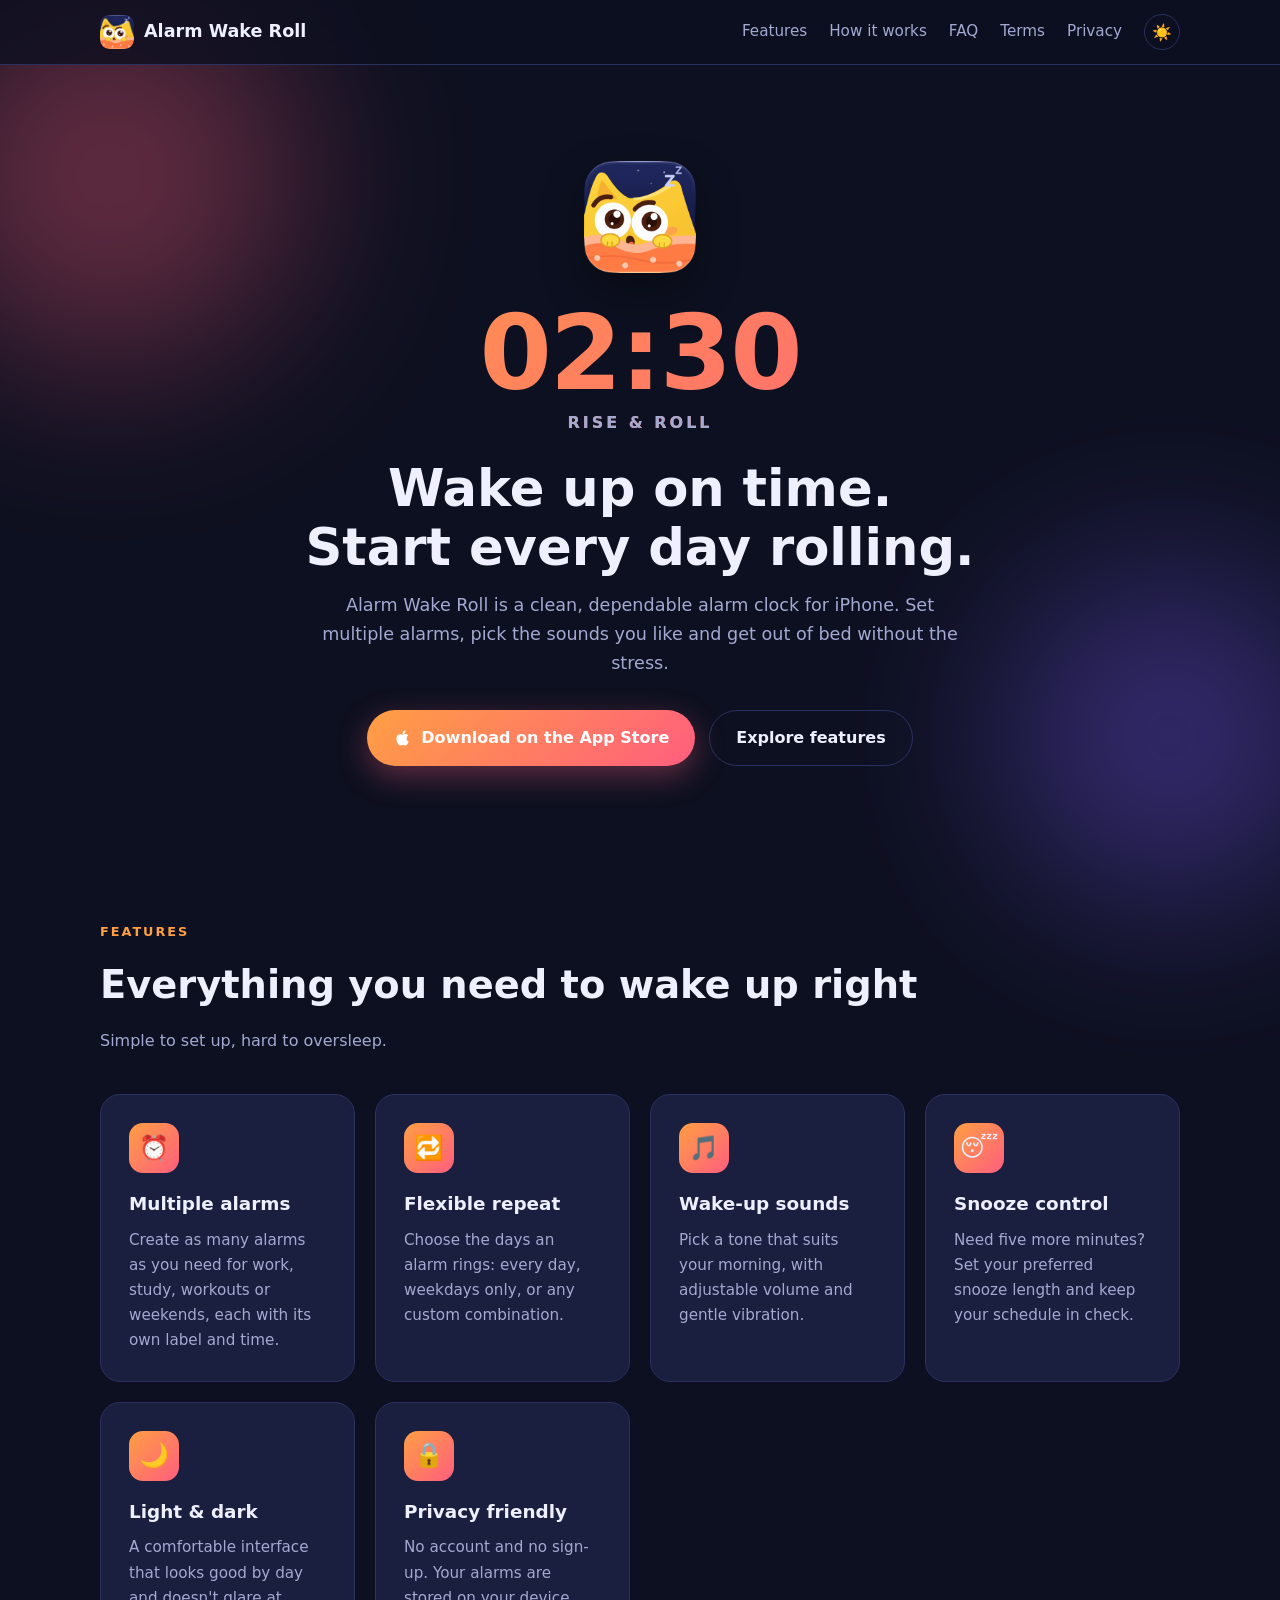
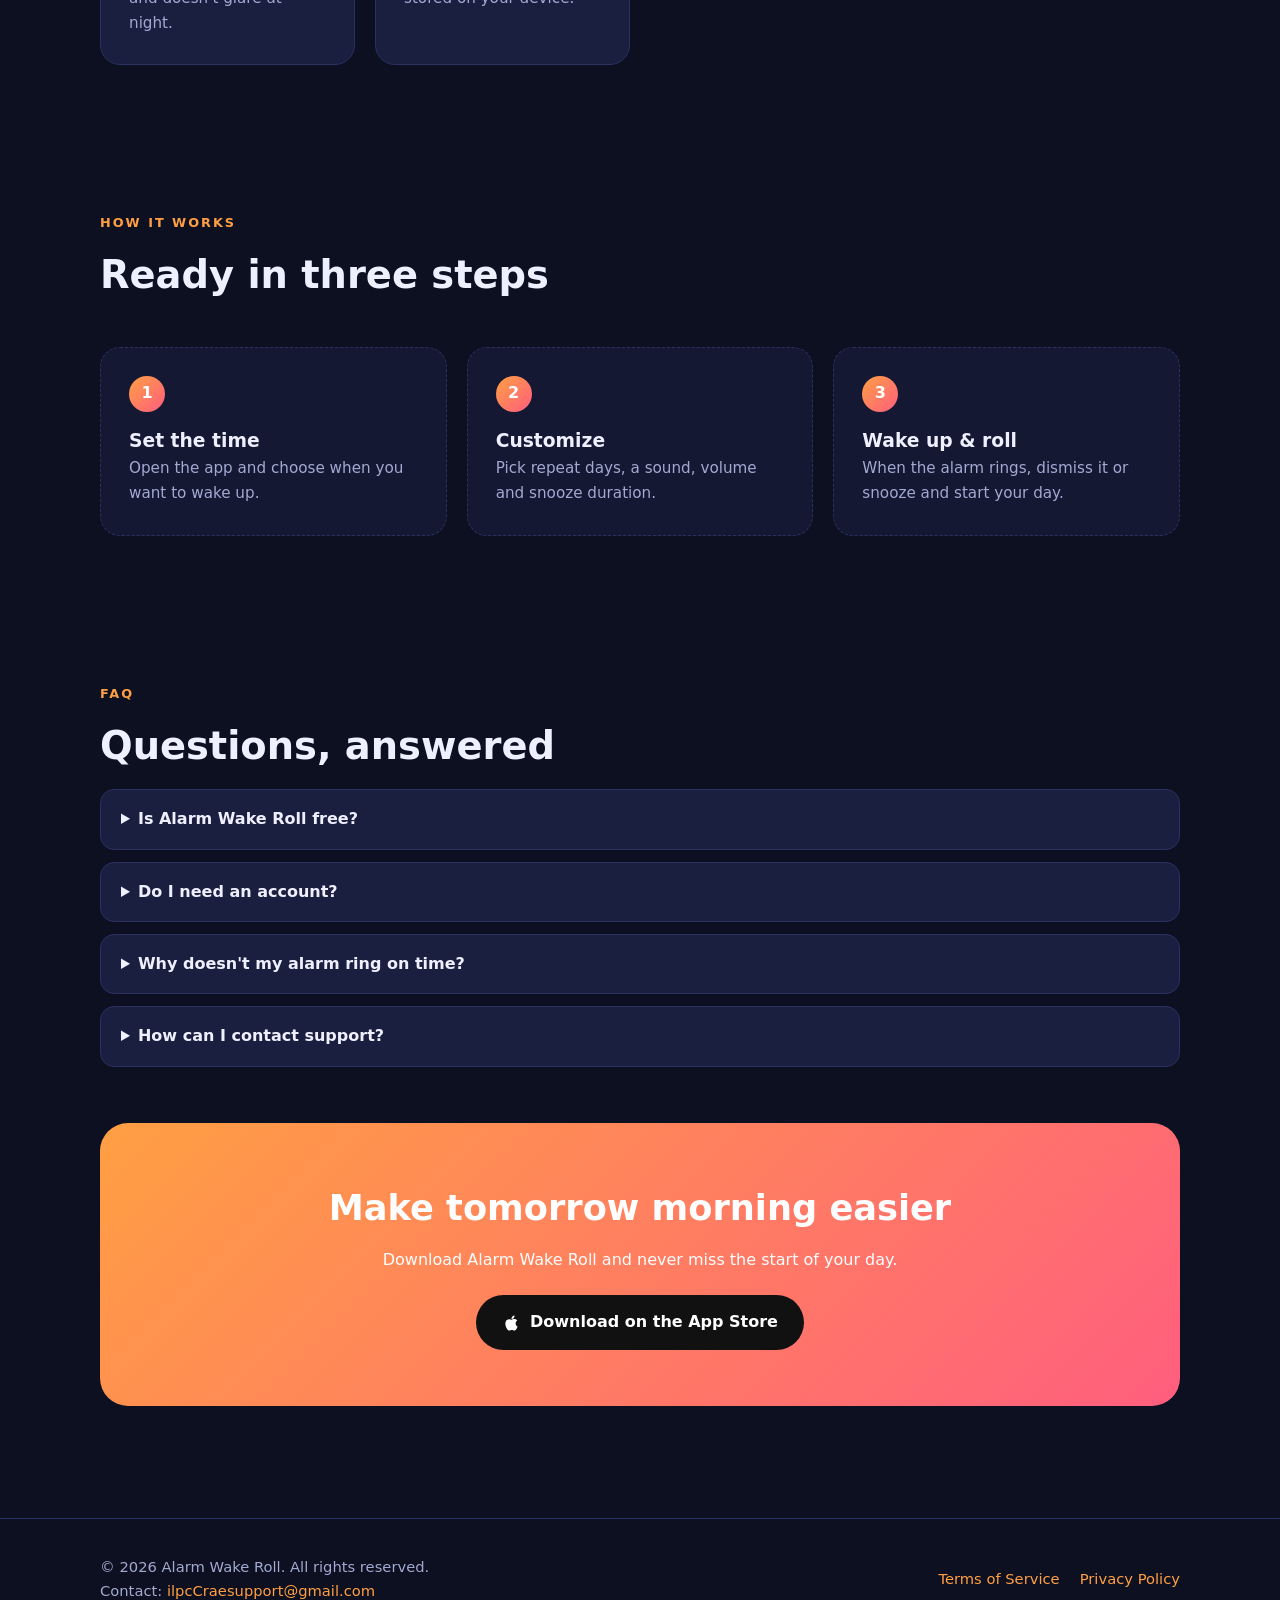
<file: index.html>
<!DOCTYPE html>
<html lang="en" data-theme="dark">
<head>
<meta charset="UTF-8">
<meta name="viewport" content="width=device-width,initial-scale=1">
<title>Alarm Wake Roll – Smart Alarm Clock</title>
<meta name="description" content="Alarm Wake Roll is a simple, reliable alarm clock app that helps you wake up on time with custom alarms, snooze controls and soothing sounds.">
<link rel="stylesheet" href="assets/style.css">
<link rel="icon" type="image/png" href="assets/icon.png">
<link rel="apple-touch-icon" href="assets/icon.png">
</head>
<body>
<header class="top">
  <div class="wrap">
    <a class="brand" href="index.html"><img src="assets/icon.png" alt="">Alarm Wake Roll</a>
    <nav>
      <a class="hide-m" href="#features">Features</a>
      <a class="hide-m" href="#how">How it works</a>
      <a class="hide-m" href="#faq">FAQ</a>
      <a href="terms.html">Terms</a>
      <a href="privacy.html">Privacy</a>
      <button id="theme" aria-label="Toggle theme">☀️</button>
    </nav>
  </div>
</header>

<main>
<div class="hero">
  <div class="wrap">
    <img class="hero-icon" src="assets/icon.png" alt="Alarm Wake Roll app icon">
    <div class="clock" id="clock">00:00<small>Rise &amp; roll</small></div>
    <h1>Wake up on time. <br>Start every day rolling.</h1>
    <p class="lead">Alarm Wake Roll is a clean, dependable alarm clock for iPhone. Set multiple alarms, pick the sounds you like and get out of bed without the stress.</p>
    <div class="btns">
      <a class="btn primary" href="https://apps.apple.com/app/id6839021778" target="_blank" rel="noopener"><svg viewBox="0 0 24 24" aria-hidden="true"><path d="M16.37 12.6c-.02-2.3 1.88-3.4 1.96-3.46-1.07-1.56-2.73-1.78-3.32-1.8-1.41-.14-2.76.83-3.47.83-.72 0-1.82-.81-3-.79-1.54.02-2.96.9-3.75 2.27-1.6 2.78-.41 6.89 1.15 9.14.76 1.1 1.67 2.34 2.86 2.3 1.15-.05 1.58-.74 2.97-.74 1.38 0 1.77.74 2.98.72 1.23-.02 2.01-1.12 2.76-2.23.87-1.28 1.23-2.52 1.25-2.58-.03-.01-2.4-.92-2.42-3.66zM14.1 5.86c.63-.77 1.06-1.83.94-2.89-.91.04-2.02.61-2.67 1.37-.58.68-1.1 1.77-.96 2.81 1.02.08 2.06-.52 2.69-1.29z"/></svg>Download on the App Store</a>
      <a class="btn" href="#features">Explore features</a>
    </div>
  </div>
</div>

<section id="features">
  <div class="wrap">
    <span class="eyebrow">Features</span>
    <h2 class="title">Everything you need to wake up right</h2>
    <p class="sub">Simple to set up, hard to oversleep.</p>
    <div class="grid">
      <div class="card reveal"><div class="ic">⏰</div><h3>Multiple alarms</h3><p>Create as many alarms as you need for work, study, workouts or weekends, each with its own label and time.</p></div>
      <div class="card reveal"><div class="ic">🔁</div><h3>Flexible repeat</h3><p>Choose the days an alarm rings: every day, weekdays only, or any custom combination.</p></div>
      <div class="card reveal"><div class="ic">🎵</div><h3>Wake-up sounds</h3><p>Pick a tone that suits your morning, with adjustable volume and gentle vibration.</p></div>
      <div class="card reveal"><div class="ic">😴</div><h3>Snooze control</h3><p>Need five more minutes? Set your preferred snooze length and keep your schedule in check.</p></div>
      <div class="card reveal"><div class="ic">🌙</div><h3>Light &amp; dark</h3><p>A comfortable interface that looks good by day and doesn't glare at night.</p></div>
      <div class="card reveal"><div class="ic">🔒</div><h3>Privacy friendly</h3><p>No account and no sign-up. Your alarms are stored on your device.</p></div>
    </div>
  </div>
</section>

<section id="how">
  <div class="wrap">
    <span class="eyebrow">How it works</span>
    <h2 class="title">Ready in three steps</h2>
    <div class="steps">
      <div class="step reveal"><h3>Set the time</h3><p>Open the app and choose when you want to wake up.</p></div>
      <div class="step reveal"><h3>Customize</h3><p>Pick repeat days, a sound, volume and snooze duration.</p></div>
      <div class="step reveal"><h3>Wake up &amp; roll</h3><p>When the alarm rings, dismiss it or snooze and start your day.</p></div>
    </div>
  </div>
</section>

<section id="faq">
  <div class="wrap">
    <span class="eyebrow">FAQ</span>
    <h2 class="title">Questions, answered</h2>
    <details><summary>Is Alarm Wake Roll free?</summary><p>The app can be downloaded for free from the App Store and may show ads. Optional paid features, if offered, are billed through your Apple ID.</p></details>
    <details><summary>Do I need an account?</summary><p>No. There's no registration and we don't ask for your name, phone number or email.</p></details>
    <details><summary>Why doesn't my alarm ring on time?</summary><p>Make sure notifications and sounds are allowed for Alarm Wake Roll in iPhone Settings, check that your volume is up and Focus / Do Not Disturb isn't silencing it, and avoid force-closing the app from the app switcher.</p></details>
    <details><summary>How can I contact support?</summary><p>Email us at <a href="mailto:ilpcCraesupport@gmail.com">ilpcCraesupport@gmail.com</a>.</p></details>

    <div class="cta reveal" style="margin-top:56px">
      <h2>Make tomorrow morning easier</h2>
      <p>Download Alarm Wake Roll and never miss the start of your day.</p>
      <a class="btn" href="https://apps.apple.com/app/id6839021778" target="_blank" rel="noopener"><svg viewBox="0 0 24 24" aria-hidden="true"><path d="M16.37 12.6c-.02-2.3 1.88-3.4 1.96-3.46-1.07-1.56-2.73-1.78-3.32-1.8-1.41-.14-2.76.83-3.47.83-.72 0-1.82-.81-3-.79-1.54.02-2.96.9-3.75 2.27-1.6 2.78-.41 6.89 1.15 9.14.76 1.1 1.67 2.34 2.86 2.3 1.15-.05 1.58-.74 2.97-.74 1.38 0 1.77.74 2.98.72 1.23-.02 2.01-1.12 2.76-2.23.87-1.28 1.23-2.52 1.25-2.58-.03-.01-2.4-.92-2.42-3.66zM14.1 5.86c.63-.77 1.06-1.83.94-2.89-.91.04-2.02.61-2.67 1.37-.58.68-1.1 1.77-.96 2.81 1.02.08 2.06-.52 2.69-1.29z"/></svg>Download on the App Store</a>
    </div>
  </div>
</section>
</main>

<footer>
  <div class="wrap">
    <div>© <span id="year">2026</span> Alarm Wake Roll. All rights reserved.<br>Contact: <a href="mailto:ilpcCraesupport@gmail.com">ilpcCraesupport@gmail.com</a></div>
    <div class="links"><a href="terms.html">Terms of Service</a><a href="privacy.html">Privacy Policy</a></div>
  </div>
</footer>
<script src="assets/main.js"></script>
</body>
</html>
</file>
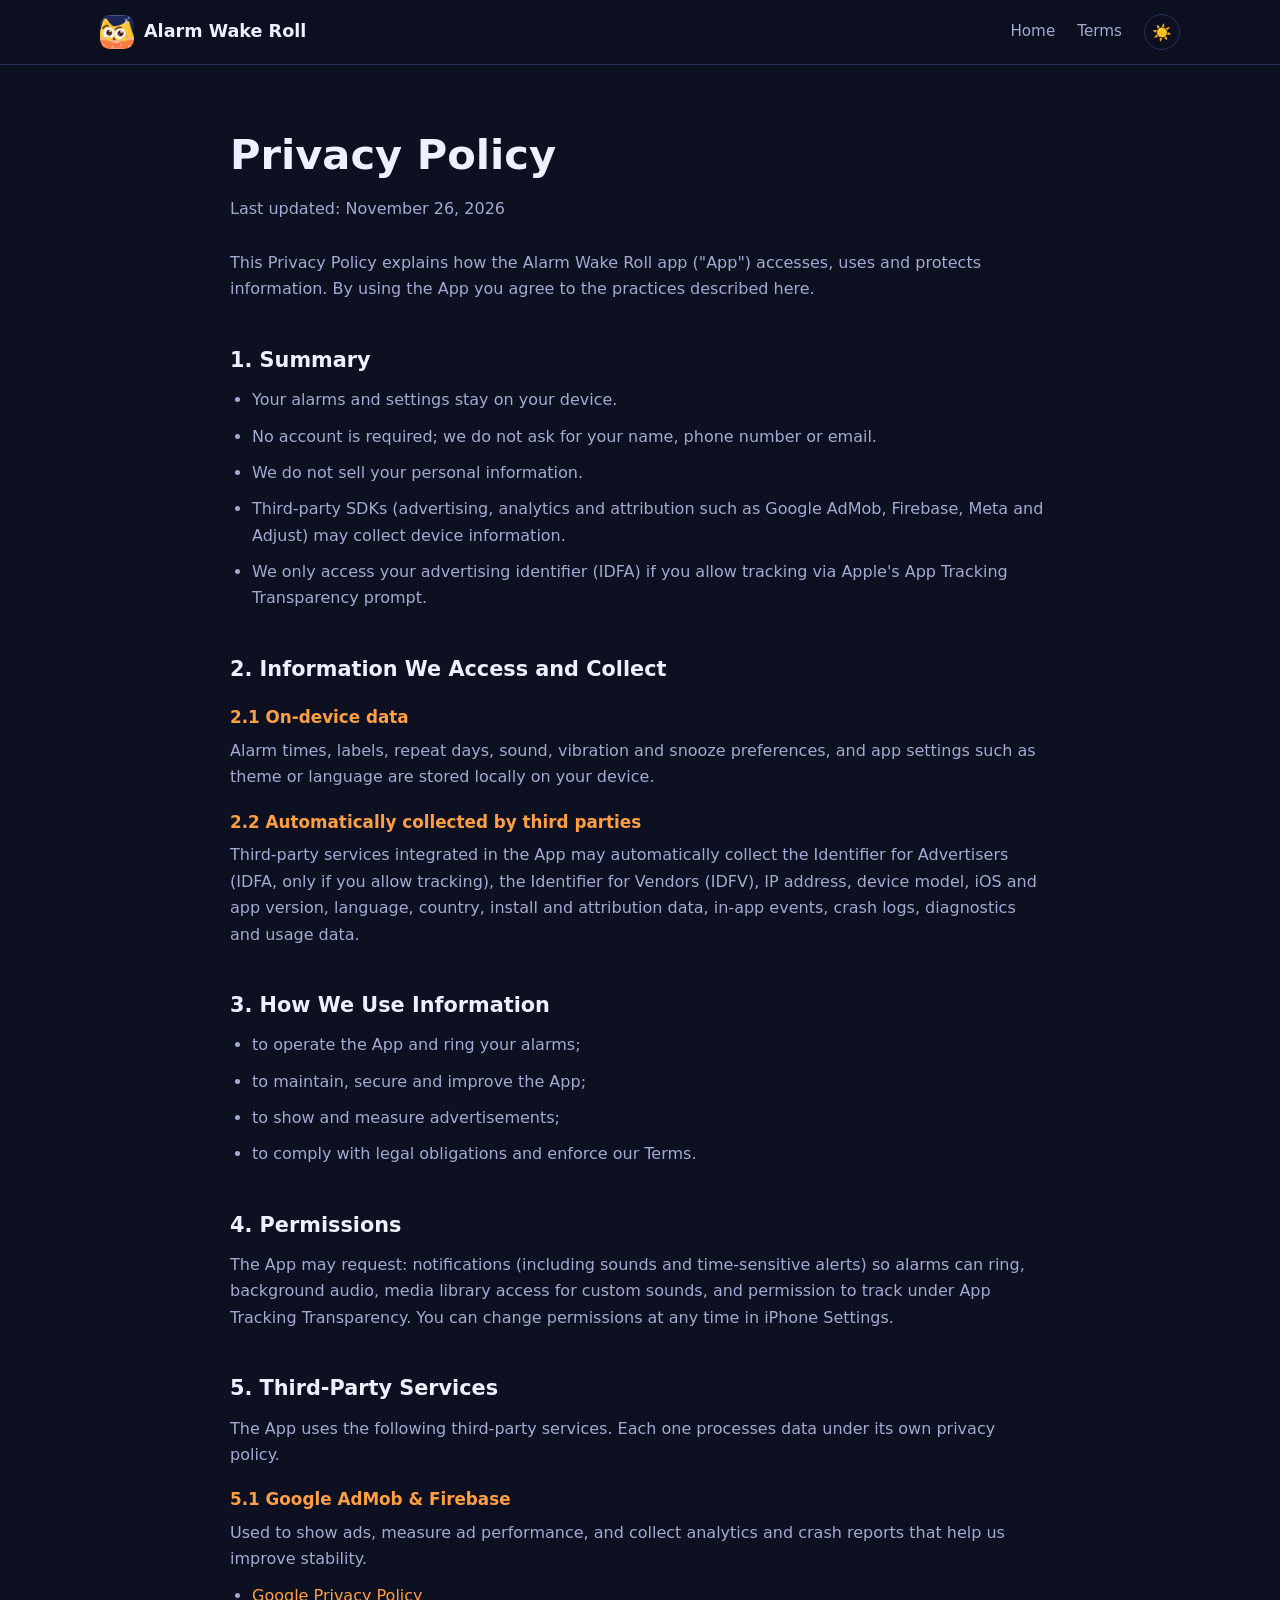
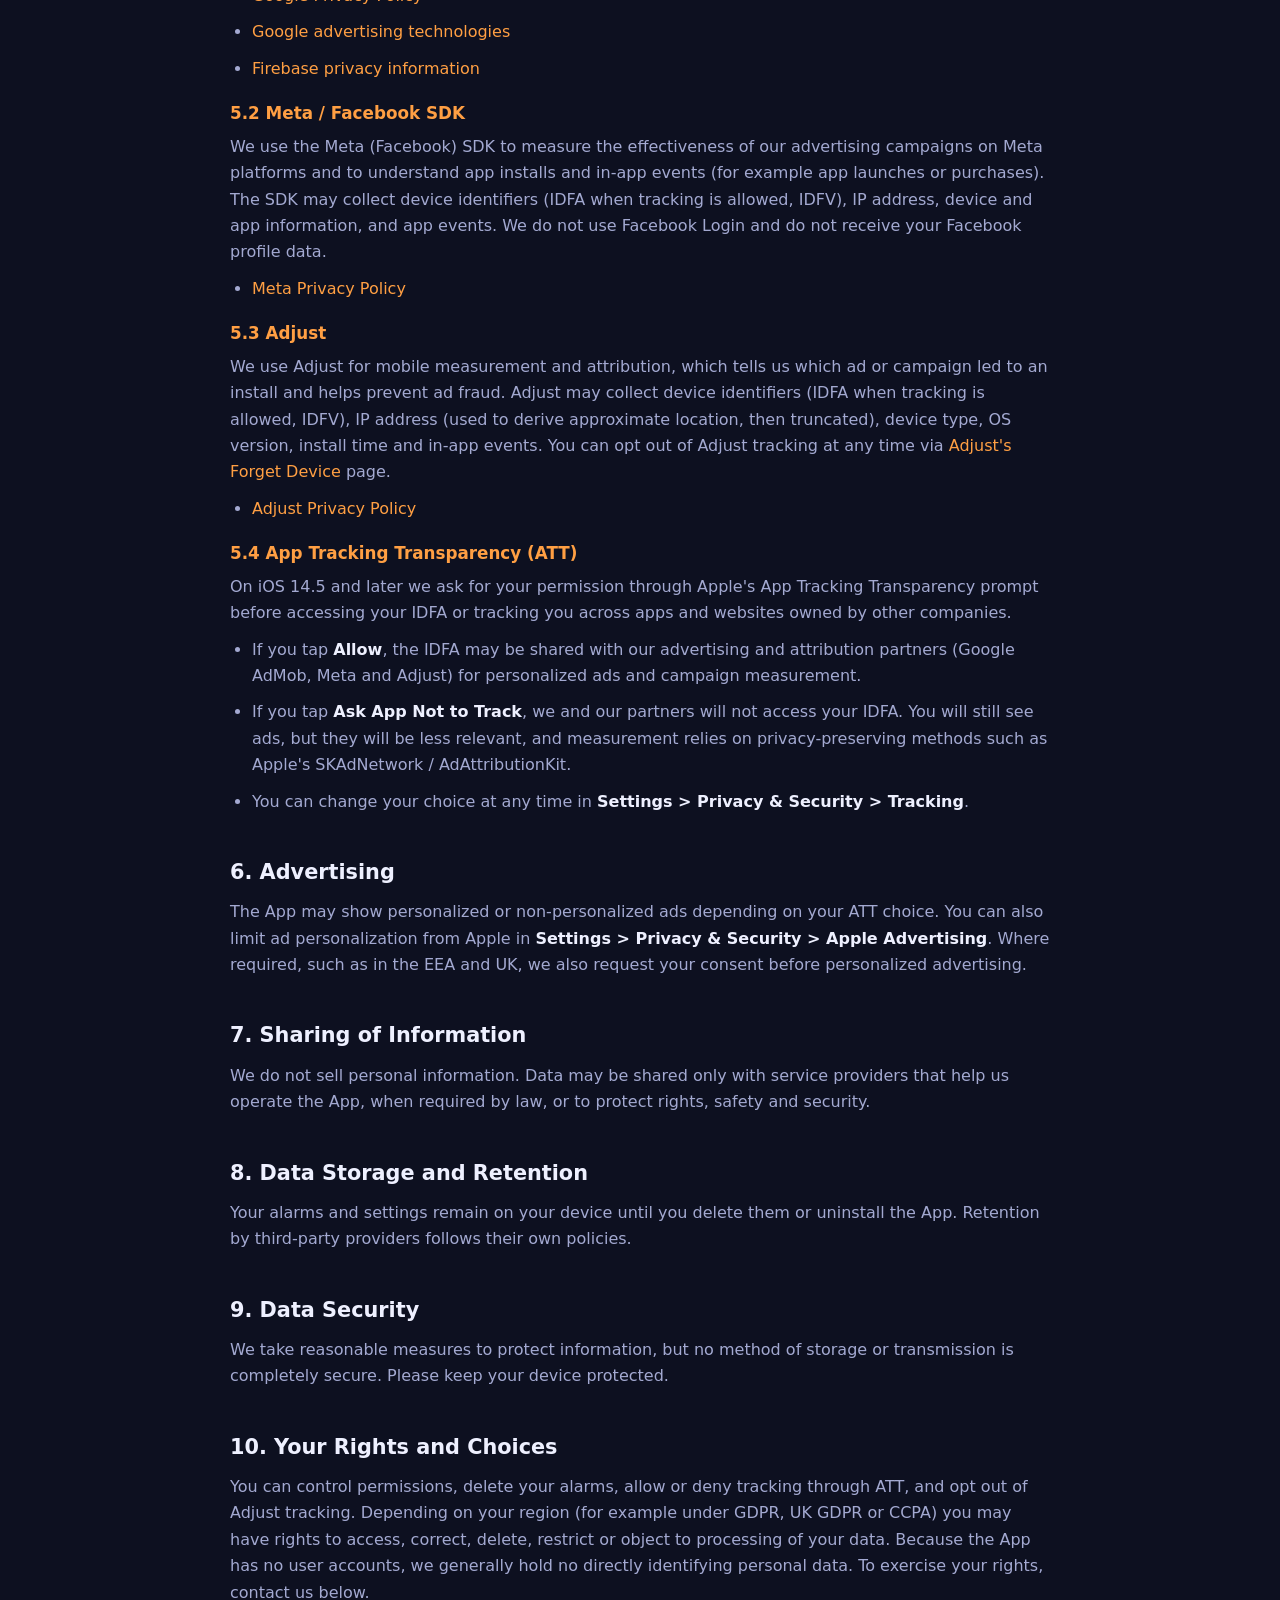
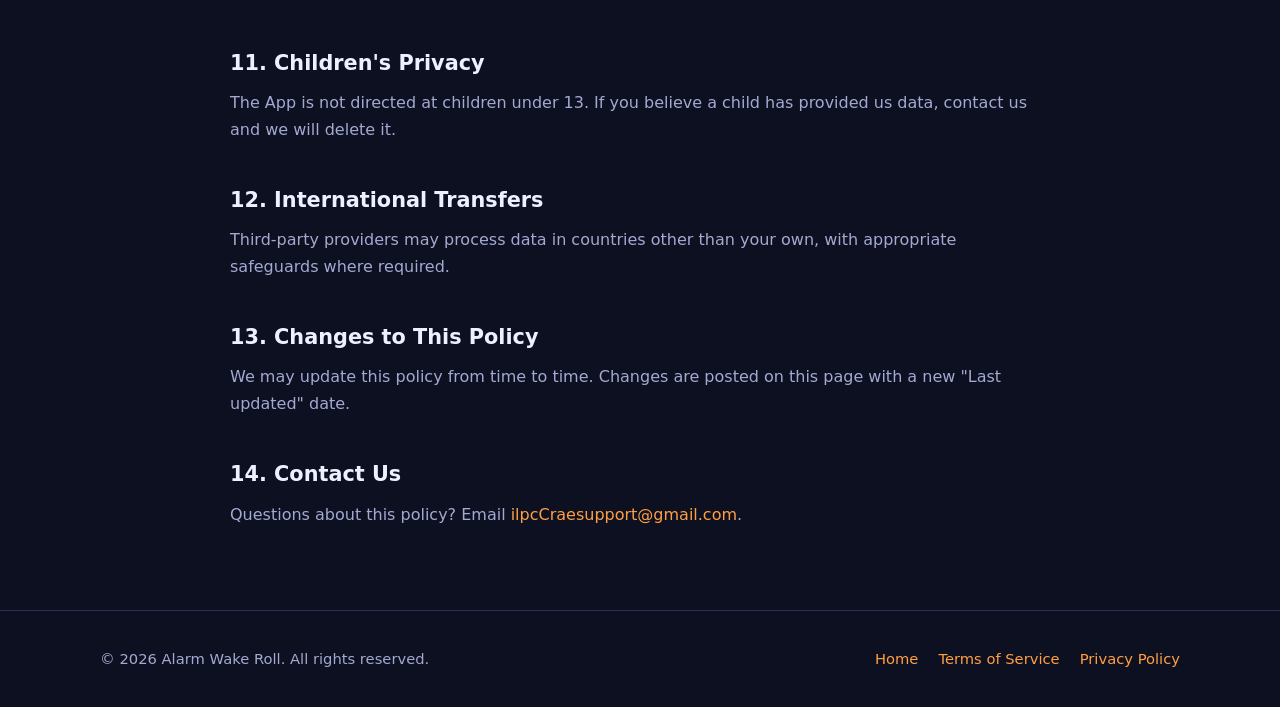
<file: privacy.html>
<!DOCTYPE html>
<html lang="en" data-theme="dark">
<head>
<meta charset="UTF-8">
<meta name="viewport" content="width=device-width,initial-scale=1">
<title>Privacy Policy – Alarm Wake Roll</title>
<meta name="description" content="Privacy Policy for the Alarm Wake Roll app.">
<link rel="stylesheet" href="assets/style.css">
<link rel="icon" type="image/png" href="assets/icon.png">
<link rel="apple-touch-icon" href="assets/icon.png">
</head>
<body>
<header class="top">
  <div class="wrap">
    <a class="brand" href="index.html"><img src="assets/icon.png" alt="">Alarm Wake Roll</a>
    <nav>
      <a href="index.html">Home</a>
      <a href="terms.html">Terms</a>
      <button id="theme" aria-label="Toggle theme">☀️</button>
    </nav>
  </div>
</header>

<main class="wrap">
<article class="doc">
  <h1>Privacy Policy</h1>
  <p class="date">Last updated: November 26, 2026</p>
  <p>This Privacy Policy explains how the Alarm Wake Roll app ("App") accesses, uses and protects information. By using the App you agree to the practices described here.</p>

  <h2>1. Summary</h2>
  <ul>
    <li>Your alarms and settings stay on your device.</li>
    <li>No account is required; we do not ask for your name, phone number or email.</li>
    <li>We do not sell your personal information.</li>
    <li>Third-party SDKs (advertising, analytics and attribution such as Google AdMob, Firebase, Meta and Adjust) may collect device information.</li>
    <li>We only access your advertising identifier (IDFA) if you allow tracking via Apple's App Tracking Transparency prompt.</li>
  </ul>

  <h2>2. Information We Access and Collect</h2>
  <h3>2.1 On-device data</h3>
  <p>Alarm times, labels, repeat days, sound, vibration and snooze preferences, and app settings such as theme or language are stored locally on your device.</p>
  <h3>2.2 Automatically collected by third parties</h3>
  <p>Third-party services integrated in the App may automatically collect the Identifier for Advertisers (IDFA, only if you allow tracking), the Identifier for Vendors (IDFV), IP address, device model, iOS and app version, language, country, install and attribution data, in-app events, crash logs, diagnostics and usage data.</p>

  <h2>3. How We Use Information</h2>
  <ul>
    <li>to operate the App and ring your alarms;</li>
    <li>to maintain, secure and improve the App;</li>
    <li>to show and measure advertisements;</li>
    <li>to comply with legal obligations and enforce our Terms.</li>
  </ul>

  <h2>4. Permissions</h2>
  <p>The App may request: notifications (including sounds and time-sensitive alerts) so alarms can ring, background audio, media library access for custom sounds, and permission to track under App Tracking Transparency. You can change permissions at any time in iPhone Settings.</p>

  <h2>5. Third-Party Services</h2>
  <p>The App uses the following third-party services. Each one processes data under its own privacy policy.</p>

  <h3>5.1 Google AdMob &amp; Firebase</h3>
  <p>Used to show ads, measure ad performance, and collect analytics and crash reports that help us improve stability.</p>
  <ul>
    <li><a href="https://policies.google.com/privacy" target="_blank" rel="noopener">Google Privacy Policy</a></li>
    <li><a href="https://policies.google.com/technologies/ads" target="_blank" rel="noopener">Google advertising technologies</a></li>
    <li><a href="https://firebase.google.com/support/privacy" target="_blank" rel="noopener">Firebase privacy information</a></li>
  </ul>

  <h3>5.2 Meta / Facebook SDK</h3>
  <p>We use the Meta (Facebook) SDK to measure the effectiveness of our advertising campaigns on Meta platforms and to understand app installs and in-app events (for example app launches or purchases). The SDK may collect device identifiers (IDFA when tracking is allowed, IDFV), IP address, device and app information, and app events. We do not use Facebook Login and do not receive your Facebook profile data.</p>
  <ul>
    <li><a href="https://www.facebook.com/privacy/policy/" target="_blank" rel="noopener">Meta Privacy Policy</a></li>
  </ul>

  <h3>5.3 Adjust</h3>
  <p>We use Adjust for mobile measurement and attribution, which tells us which ad or campaign led to an install and helps prevent ad fraud. Adjust may collect device identifiers (IDFA when tracking is allowed, IDFV), IP address (used to derive approximate location, then truncated), device type, OS version, install time and in-app events. You can opt out of Adjust tracking at any time via <a href="https://www.adjust.com/forget-device/" target="_blank" rel="noopener">Adjust's Forget Device</a> page.</p>
  <ul>
    <li><a href="https://www.adjust.com/terms/privacy-policy/" target="_blank" rel="noopener">Adjust Privacy Policy</a></li>
  </ul>

  <h3>5.4 App Tracking Transparency (ATT)</h3>
  <p>On iOS 14.5 and later we ask for your permission through Apple's App Tracking Transparency prompt before accessing your IDFA or tracking you across apps and websites owned by other companies.</p>
  <ul>
    <li>If you tap <strong>Allow</strong>, the IDFA may be shared with our advertising and attribution partners (Google AdMob, Meta and Adjust) for personalized ads and campaign measurement.</li>
    <li>If you tap <strong>Ask App Not to Track</strong>, we and our partners will not access your IDFA. You will still see ads, but they will be less relevant, and measurement relies on privacy-preserving methods such as Apple's SKAdNetwork / AdAttributionKit.</li>
    <li>You can change your choice at any time in <strong>Settings &gt; Privacy &amp; Security &gt; Tracking</strong>.</li>
  </ul>

  <h2>6. Advertising</h2>
  <p>The App may show personalized or non-personalized ads depending on your ATT choice. You can also limit ad personalization from Apple in <strong>Settings &gt; Privacy &amp; Security &gt; Apple Advertising</strong>. Where required, such as in the EEA and UK, we also request your consent before personalized advertising.</p>

  <h2>7. Sharing of Information</h2>
  <p>We do not sell personal information. Data may be shared only with service providers that help us operate the App, when required by law, or to protect rights, safety and security.</p>

  <h2>8. Data Storage and Retention</h2>
  <p>Your alarms and settings remain on your device until you delete them or uninstall the App. Retention by third-party providers follows their own policies.</p>

  <h2>9. Data Security</h2>
  <p>We take reasonable measures to protect information, but no method of storage or transmission is completely secure. Please keep your device protected.</p>

  <h2>10. Your Rights and Choices</h2>
  <p>You can control permissions, delete your alarms, allow or deny tracking through ATT, and opt out of Adjust tracking. Depending on your region (for example under GDPR, UK GDPR or CCPA) you may have rights to access, correct, delete, restrict or object to processing of your data. Because the App has no user accounts, we generally hold no directly identifying personal data. To exercise your rights, contact us below.</p>

  <h2>11. Children's Privacy</h2>
  <p>The App is not directed at children under 13. If you believe a child has provided us data, contact us and we will delete it.</p>

  <h2>12. International Transfers</h2>
  <p>Third-party providers may process data in countries other than your own, with appropriate safeguards where required.</p>

  <h2>13. Changes to This Policy</h2>
  <p>We may update this policy from time to time. Changes are posted on this page with a new "Last updated" date.</p>

  <h2>14. Contact Us</h2>
  <p>Questions about this policy? Email <a href="mailto:ilpcCraesupport@gmail.com">ilpcCraesupport@gmail.com</a>.</p>
</article>
</main>

<footer>
  <div class="wrap">
    <div>© <span id="year">2026</span> Alarm Wake Roll. All rights reserved.</div>
    <div class="links"><a href="index.html">Home</a><a href="terms.html">Terms of Service</a><a href="privacy.html">Privacy Policy</a></div>
  </div>
</footer>
<script src="assets/main.js"></script>
</body>
</html>
</file>
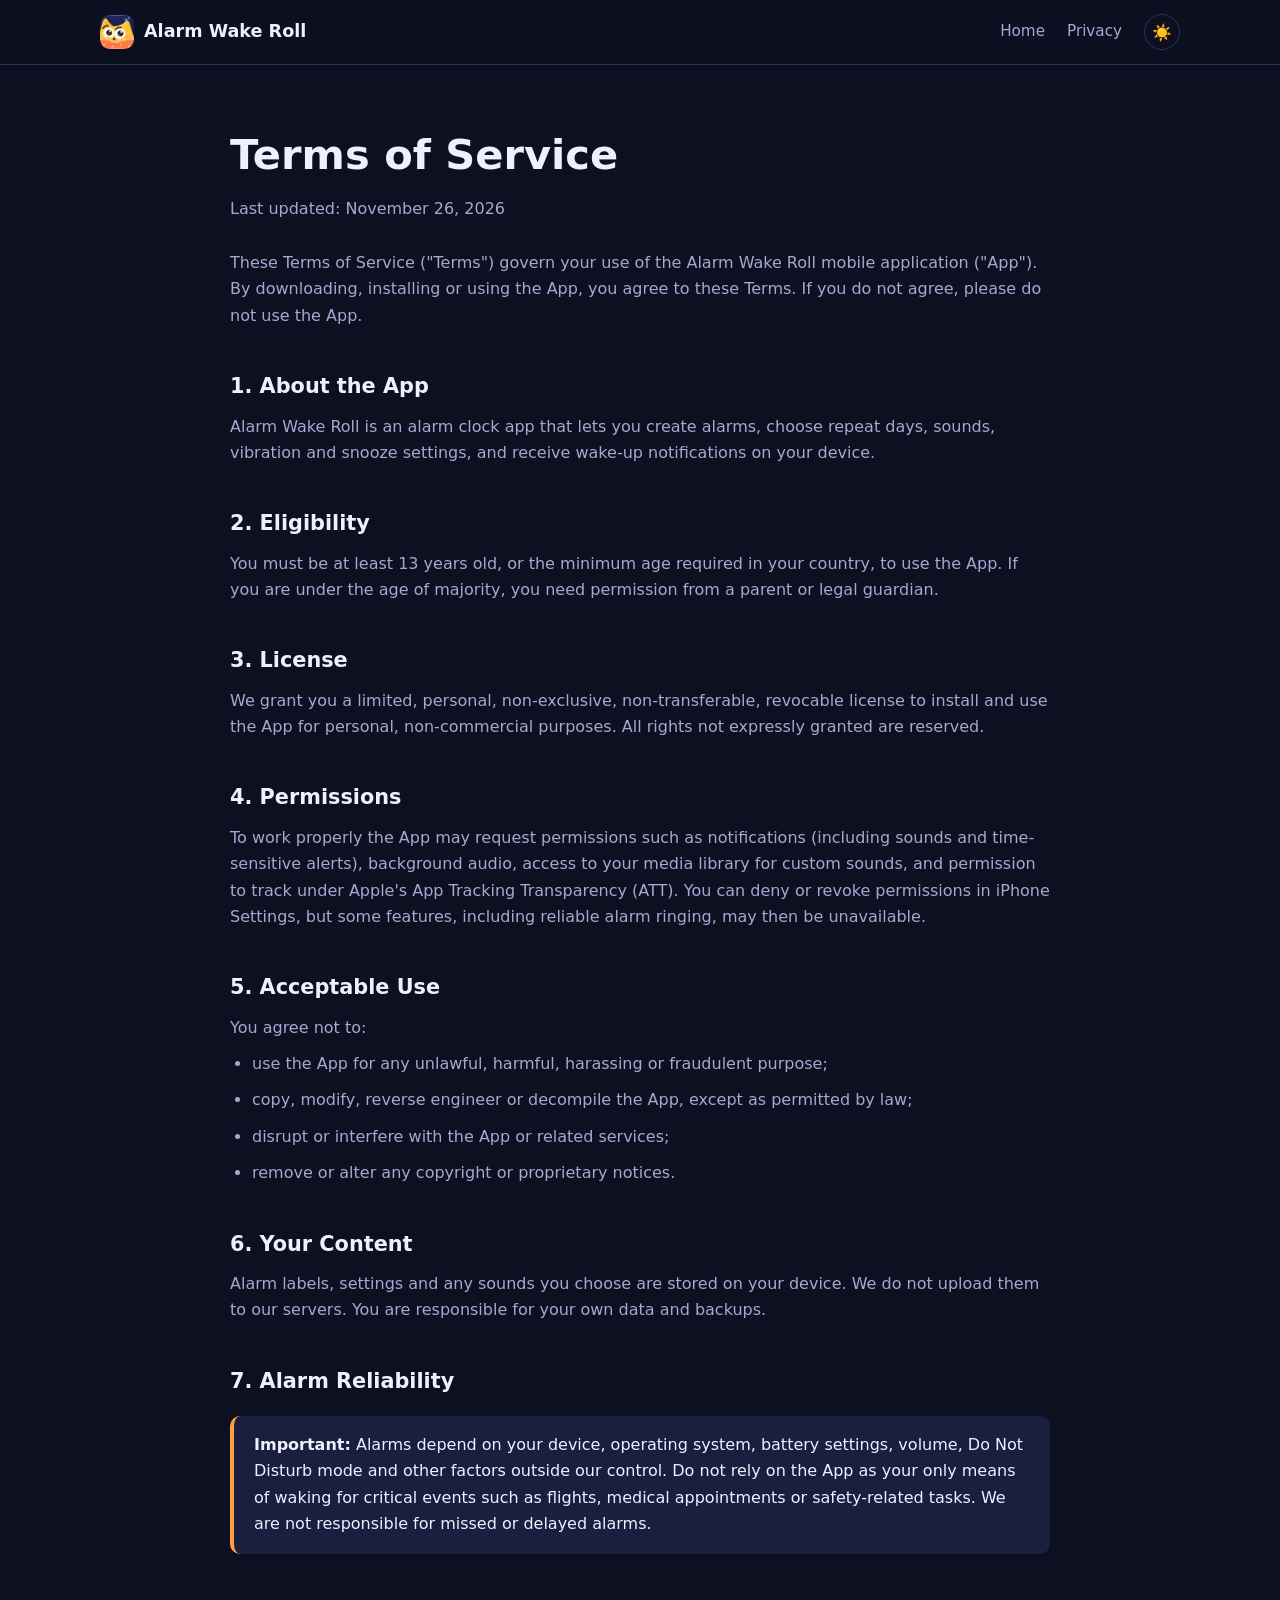
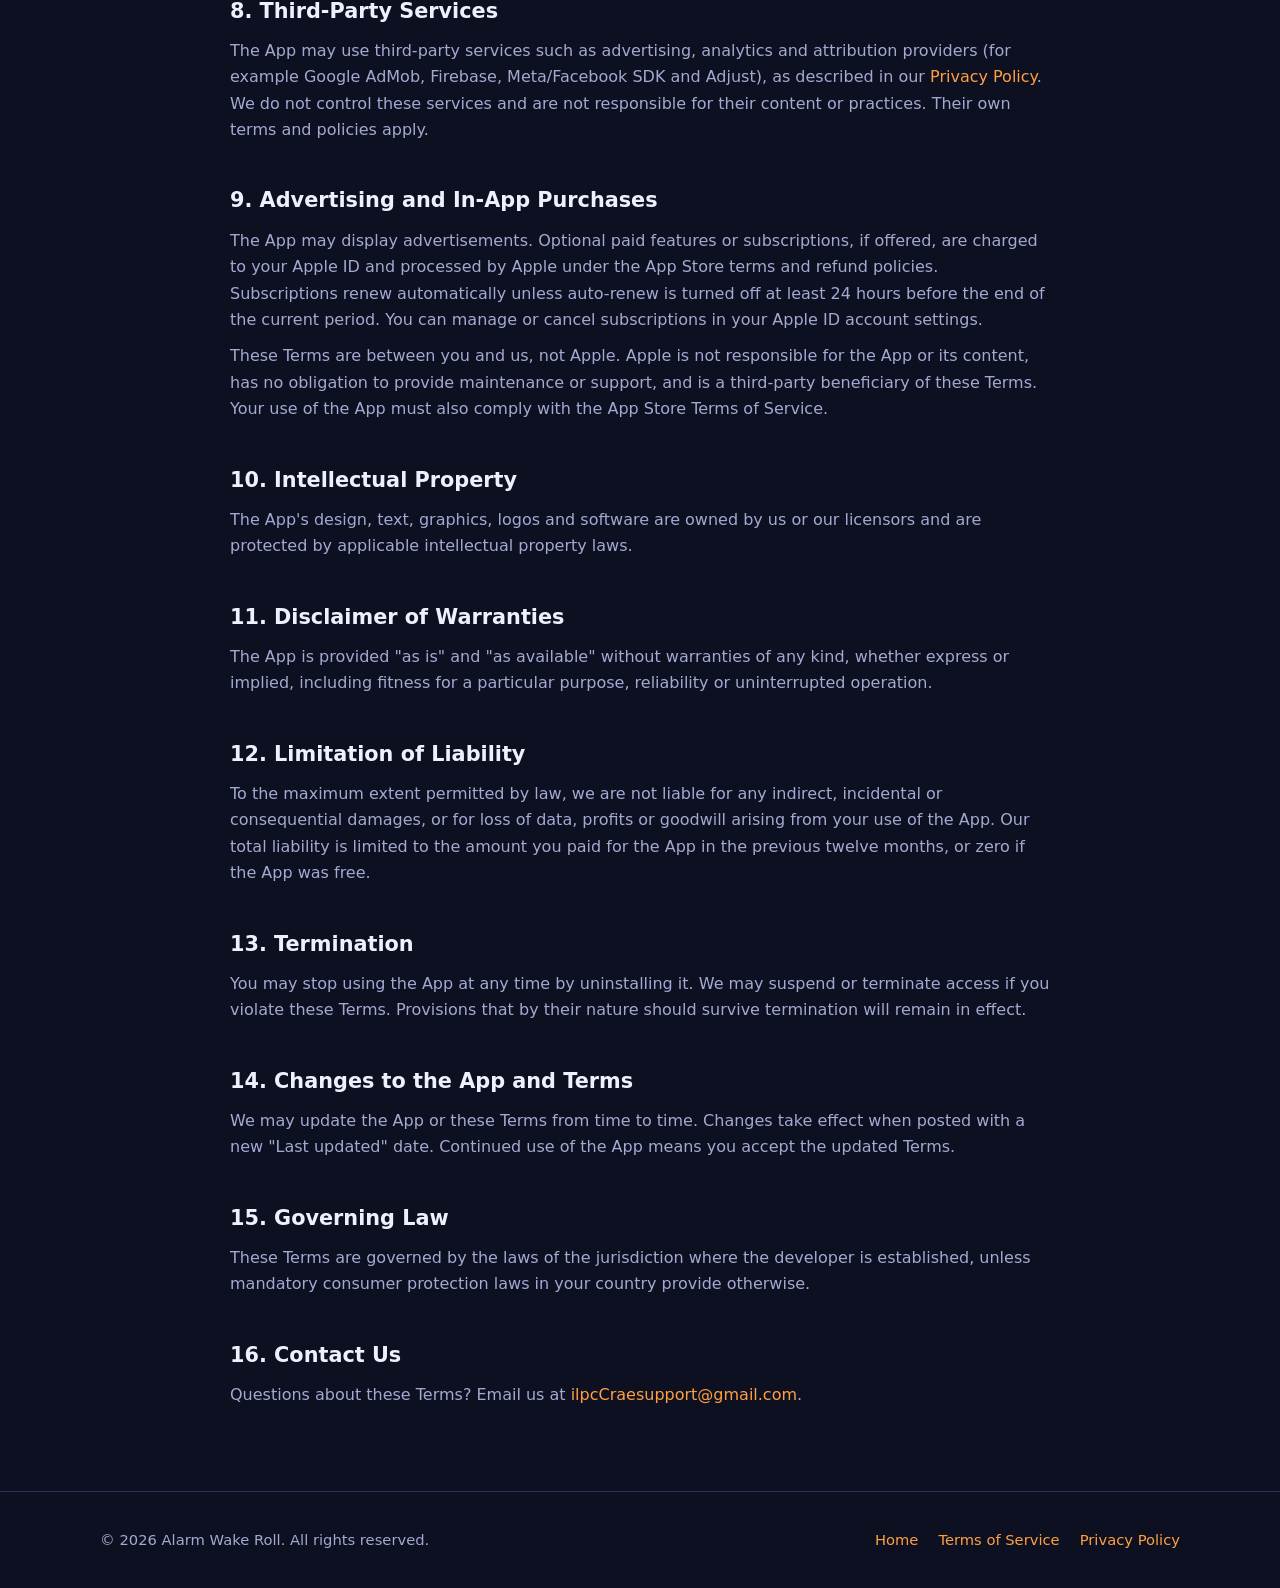
<file: terms.html>
<!DOCTYPE html>
<html lang="en" data-theme="dark">
<head>
<meta charset="UTF-8">
<meta name="viewport" content="width=device-width,initial-scale=1">
<title>Terms of Service – Alarm Wake Roll</title>
<meta name="description" content="Terms of Service for the Alarm Wake Roll app.">
<link rel="stylesheet" href="assets/style.css">
<link rel="icon" type="image/png" href="assets/icon.png">
<link rel="apple-touch-icon" href="assets/icon.png">
</head>
<body>
<header class="top">
  <div class="wrap">
    <a class="brand" href="index.html"><img src="assets/icon.png" alt="">Alarm Wake Roll</a>
    <nav>
      <a href="index.html">Home</a>
      <a href="privacy.html">Privacy</a>
      <button id="theme" aria-label="Toggle theme">☀️</button>
    </nav>
  </div>
</header>

<main class="wrap">
<article class="doc">
  <h1>Terms of Service</h1>
  <p class="date">Last updated: November 26, 2026</p>
  <p>These Terms of Service ("Terms") govern your use of the Alarm Wake Roll mobile application ("App"). By downloading, installing or using the App, you agree to these Terms. If you do not agree, please do not use the App.</p>

  <h2>1. About the App</h2>
  <p>Alarm Wake Roll is an alarm clock app that lets you create alarms, choose repeat days, sounds, vibration and snooze settings, and receive wake-up notifications on your device.</p>

  <h2>2. Eligibility</h2>
  <p>You must be at least 13 years old, or the minimum age required in your country, to use the App. If you are under the age of majority, you need permission from a parent or legal guardian.</p>

  <h2>3. License</h2>
  <p>We grant you a limited, personal, non-exclusive, non-transferable, revocable license to install and use the App for personal, non-commercial purposes. All rights not expressly granted are reserved.</p>

  <h2>4. Permissions</h2>
  <p>To work properly the App may request permissions such as notifications (including sounds and time-sensitive alerts), background audio, access to your media library for custom sounds, and permission to track under Apple's App Tracking Transparency (ATT). You can deny or revoke permissions in iPhone Settings, but some features, including reliable alarm ringing, may then be unavailable.</p>

  <h2>5. Acceptable Use</h2>
  <p>You agree not to:</p>
  <ul>
    <li>use the App for any unlawful, harmful, harassing or fraudulent purpose;</li>
    <li>copy, modify, reverse engineer or decompile the App, except as permitted by law;</li>
    <li>disrupt or interfere with the App or related services;</li>
    <li>remove or alter any copyright or proprietary notices.</li>
  </ul>

  <h2>6. Your Content</h2>
  <p>Alarm labels, settings and any sounds you choose are stored on your device. We do not upload them to our servers. You are responsible for your own data and backups.</p>

  <h2>7. Alarm Reliability</h2>
  <div class="note"><strong>Important:</strong> Alarms depend on your device, operating system, battery settings, volume, Do Not Disturb mode and other factors outside our control. Do not rely on the App as your only means of waking for critical events such as flights, medical appointments or safety-related tasks. We are not responsible for missed or delayed alarms.</div>

  <h2>8. Third-Party Services</h2>
  <p>The App may use third-party services such as advertising, analytics and attribution providers (for example Google AdMob, Firebase, Meta/Facebook SDK and Adjust), as described in our <a href="privacy.html">Privacy Policy</a>. We do not control these services and are not responsible for their content or practices. Their own terms and policies apply.</p>

  <h2>9. Advertising and In-App Purchases</h2>
  <p>The App may display advertisements. Optional paid features or subscriptions, if offered, are charged to your Apple ID and processed by Apple under the App Store terms and refund policies. Subscriptions renew automatically unless auto-renew is turned off at least 24 hours before the end of the current period. You can manage or cancel subscriptions in your Apple ID account settings.</p>
  <p>These Terms are between you and us, not Apple. Apple is not responsible for the App or its content, has no obligation to provide maintenance or support, and is a third-party beneficiary of these Terms. Your use of the App must also comply with the App Store Terms of Service.</p>

  <h2>10. Intellectual Property</h2>
  <p>The App's design, text, graphics, logos and software are owned by us or our licensors and are protected by applicable intellectual property laws.</p>

  <h2>11. Disclaimer of Warranties</h2>
  <p>The App is provided "as is" and "as available" without warranties of any kind, whether express or implied, including fitness for a particular purpose, reliability or uninterrupted operation.</p>

  <h2>12. Limitation of Liability</h2>
  <p>To the maximum extent permitted by law, we are not liable for any indirect, incidental or consequential damages, or for loss of data, profits or goodwill arising from your use of the App. Our total liability is limited to the amount you paid for the App in the previous twelve months, or zero if the App was free.</p>

  <h2>13. Termination</h2>
  <p>You may stop using the App at any time by uninstalling it. We may suspend or terminate access if you violate these Terms. Provisions that by their nature should survive termination will remain in effect.</p>

  <h2>14. Changes to the App and Terms</h2>
  <p>We may update the App or these Terms from time to time. Changes take effect when posted with a new "Last updated" date. Continued use of the App means you accept the updated Terms.</p>

  <h2>15. Governing Law</h2>
  <p>These Terms are governed by the laws of the jurisdiction where the developer is established, unless mandatory consumer protection laws in your country provide otherwise.</p>

  <h2>16. Contact Us</h2>
  <p>Questions about these Terms? Email us at <a href="mailto:ilpcCraesupport@gmail.com">ilpcCraesupport@gmail.com</a>.</p>
</article>
</main>

<footer>
  <div class="wrap">
    <div>© <span id="year">2026</span> Alarm Wake Roll. All rights reserved.</div>
    <div class="links"><a href="index.html">Home</a><a href="terms.html">Terms of Service</a><a href="privacy.html">Privacy Policy</a></div>
  </div>
</footer>
<script src="assets/main.js"></script>
</body>
</html>
</file>
<file: assets/style.css>
:root{
  --bg:#0d1020;--bg2:#141833;--card:#1a1f3f;--line:#2a3160;
  --text:#eef0ff;--muted:#a3a9d1;
  --a1:#ff9f43;--a2:#ff5e7e;--a3:#7c5cff;
  --grad:linear-gradient(135deg,var(--a1),var(--a2));
  --radius:20px;
}
:root[data-theme="light"]{
  --bg:#fff8f1;--bg2:#fff;--card:#fff;--line:#f0dfcf;
  --text:#2a2140;--muted:#6d6785;
}
*{box-sizing:border-box;margin:0;padding:0}
html{scroll-behavior:smooth}
body{font-family:"Segoe UI",system-ui,-apple-system,Roboto,sans-serif;background:var(--bg);color:var(--text);line-height:1.65;overflow-x:hidden}
a{color:var(--a1);text-decoration:none}
a:hover{text-decoration:underline}
.wrap{width:min(1080px,100% - 32px);margin-inline:auto}

/* header */
header.top{position:sticky;top:0;z-index:20;backdrop-filter:blur(14px);background:color-mix(in srgb,var(--bg) 80%,transparent);border-bottom:1px solid var(--line)}
header.top .wrap{display:flex;align-items:center;justify-content:space-between;height:64px}
.brand{display:flex;align-items:center;gap:10px;font-weight:800;font-size:1.1rem;color:var(--text)}
.brand:hover{text-decoration:none}
.brand img{width:34px;height:34px;border-radius:9px;display:block}
.hero-icon{width:112px;height:112px;border-radius:26px;display:block;margin:0 auto 28px;box-shadow:0 18px 40px rgba(0,0,0,.35)}
.btn svg{width:20px;height:20px;fill:currentColor}
nav{display:flex;align-items:center;gap:22px}
nav a{color:var(--muted);font-size:.95rem}
nav a:hover{color:var(--text);text-decoration:none}
#theme{background:none;border:1px solid var(--line);color:var(--text);width:36px;height:36px;border-radius:50%;cursor:pointer;font-size:16px}

/* hero */
.hero{position:relative;padding:96px 0 80px;text-align:center}
.hero::before,.hero::after{content:"";position:absolute;border-radius:50%;filter:blur(90px);opacity:.35;z-index:-1}
.hero::before{width:380px;height:380px;background:var(--a2);top:-80px;left:-80px}
.hero::after{width:340px;height:340px;background:var(--a3);bottom:-60px;right:-60px}
.clock{font-size:clamp(3.4rem,11vw,6.5rem);font-weight:800;letter-spacing:-2px;background:var(--grad);-webkit-background-clip:text;background-clip:text;color:transparent;font-variant-numeric:tabular-nums;line-height:1}
.clock small{display:block;font-size:1rem;letter-spacing:3px;color:var(--muted);-webkit-text-fill-color:var(--muted);margin-top:10px;font-weight:600;text-transform:uppercase}
.hero h1{font-size:clamp(2rem,5vw,3.2rem);margin:28px 0 14px;line-height:1.15}
.hero p.lead{max-width:640px;margin:0 auto 32px;color:var(--muted);font-size:1.1rem}
.btns{display:flex;gap:14px;justify-content:center;flex-wrap:wrap}
.btn{display:inline-flex;align-items:center;gap:8px;padding:14px 26px;border-radius:999px;font-weight:700;border:1px solid var(--line);color:var(--text);transition:.2s}
.btn:hover{text-decoration:none;transform:translateY(-2px)}
.btn.primary{background:var(--grad);border:0;color:#fff;box-shadow:0 10px 30px rgba(255,94,126,.35)}

/* sections */
section{padding:72px 0}
.eyebrow{color:var(--a1);font-weight:700;letter-spacing:2px;font-size:.8rem;text-transform:uppercase}
h2.title{font-size:clamp(1.6rem,3.6vw,2.4rem);margin:8px 0 12px}
.sub{color:var(--muted);max-width:620px}
.grid{display:grid;grid-template-columns:repeat(auto-fit,minmax(250px,1fr));gap:20px;margin-top:40px}
.card{background:var(--card);border:1px solid var(--line);border-radius:var(--radius);padding:28px;transition:.25s}
.card:hover{transform:translateY(-5px);border-color:var(--a1)}
.card .ic{width:50px;height:50px;border-radius:14px;background:var(--grad);display:grid;place-items:center;font-size:24px;margin-bottom:16px}
.card h3{margin-bottom:8px;font-size:1.15rem}
.card p{color:var(--muted);font-size:.95rem}

.steps{counter-reset:s;display:grid;grid-template-columns:repeat(auto-fit,minmax(220px,1fr));gap:20px;margin-top:40px}
.step{position:relative;padding:28px;border-radius:var(--radius);background:var(--bg2);border:1px dashed var(--line)}
.step::before{counter-increment:s;content:counter(s);display:grid;place-items:center;width:36px;height:36px;border-radius:50%;background:var(--grad);color:#fff;font-weight:800;margin-bottom:14px}
.step p{color:var(--muted);font-size:.95rem}

.cta{margin:20px 0 40px;padding:56px 24px;text-align:center;border-radius:28px;background:var(--grad);color:#fff}
.cta h2{font-size:clamp(1.5rem,3.5vw,2.2rem);margin-bottom:10px}
.cta .btn{background:#111;color:#fff;border:0;margin-top:22px}

/* faq */
details{background:var(--card);border:1px solid var(--line);border-radius:14px;padding:16px 20px;margin-top:12px}
summary{cursor:pointer;font-weight:600}
details p{color:var(--muted);margin-top:10px}

/* footer */
footer{border-top:1px solid var(--line);padding:36px 0;color:var(--muted);font-size:.92rem}
footer .wrap{display:flex;flex-wrap:wrap;gap:16px;justify-content:space-between;align-items:center}
footer .links{display:flex;gap:20px;flex-wrap:wrap}

/* legal pages */
.doc{max-width:820px;margin:0 auto;padding:56px 0 72px}
.doc h1{font-size:clamp(1.9rem,4.5vw,2.6rem);margin-bottom:6px}
.doc .date{color:var(--muted);margin-bottom:28px}
.doc h2{font-size:1.3rem;margin:34px 0 10px;padding-top:6px}
.doc h3{font-size:1.05rem;margin:18px 0 6px;color:var(--a1)}
.doc p,.doc li{color:var(--muted);margin-bottom:10px}
.doc ul{padding-left:22px}
.doc strong{color:var(--text)}
.doc .note{background:var(--card);border-left:4px solid var(--a1);padding:16px 20px;border-radius:10px;margin:18px 0}
.toc{background:var(--card);border:1px solid var(--line);border-radius:14px;padding:18px 24px;margin-bottom:10px}
.toc ol{columns:2;padding-left:20px;color:var(--muted)}
.toc li{margin:2px 0}

.reveal{opacity:0;transform:translateY(24px);transition:.7s}
.reveal.in{opacity:1;transform:none}

@media(max-width:640px){
  nav a.hide-m{display:none}
  .hero{padding:64px 0 56px}
  .toc ol{columns:1}
}
</file>
